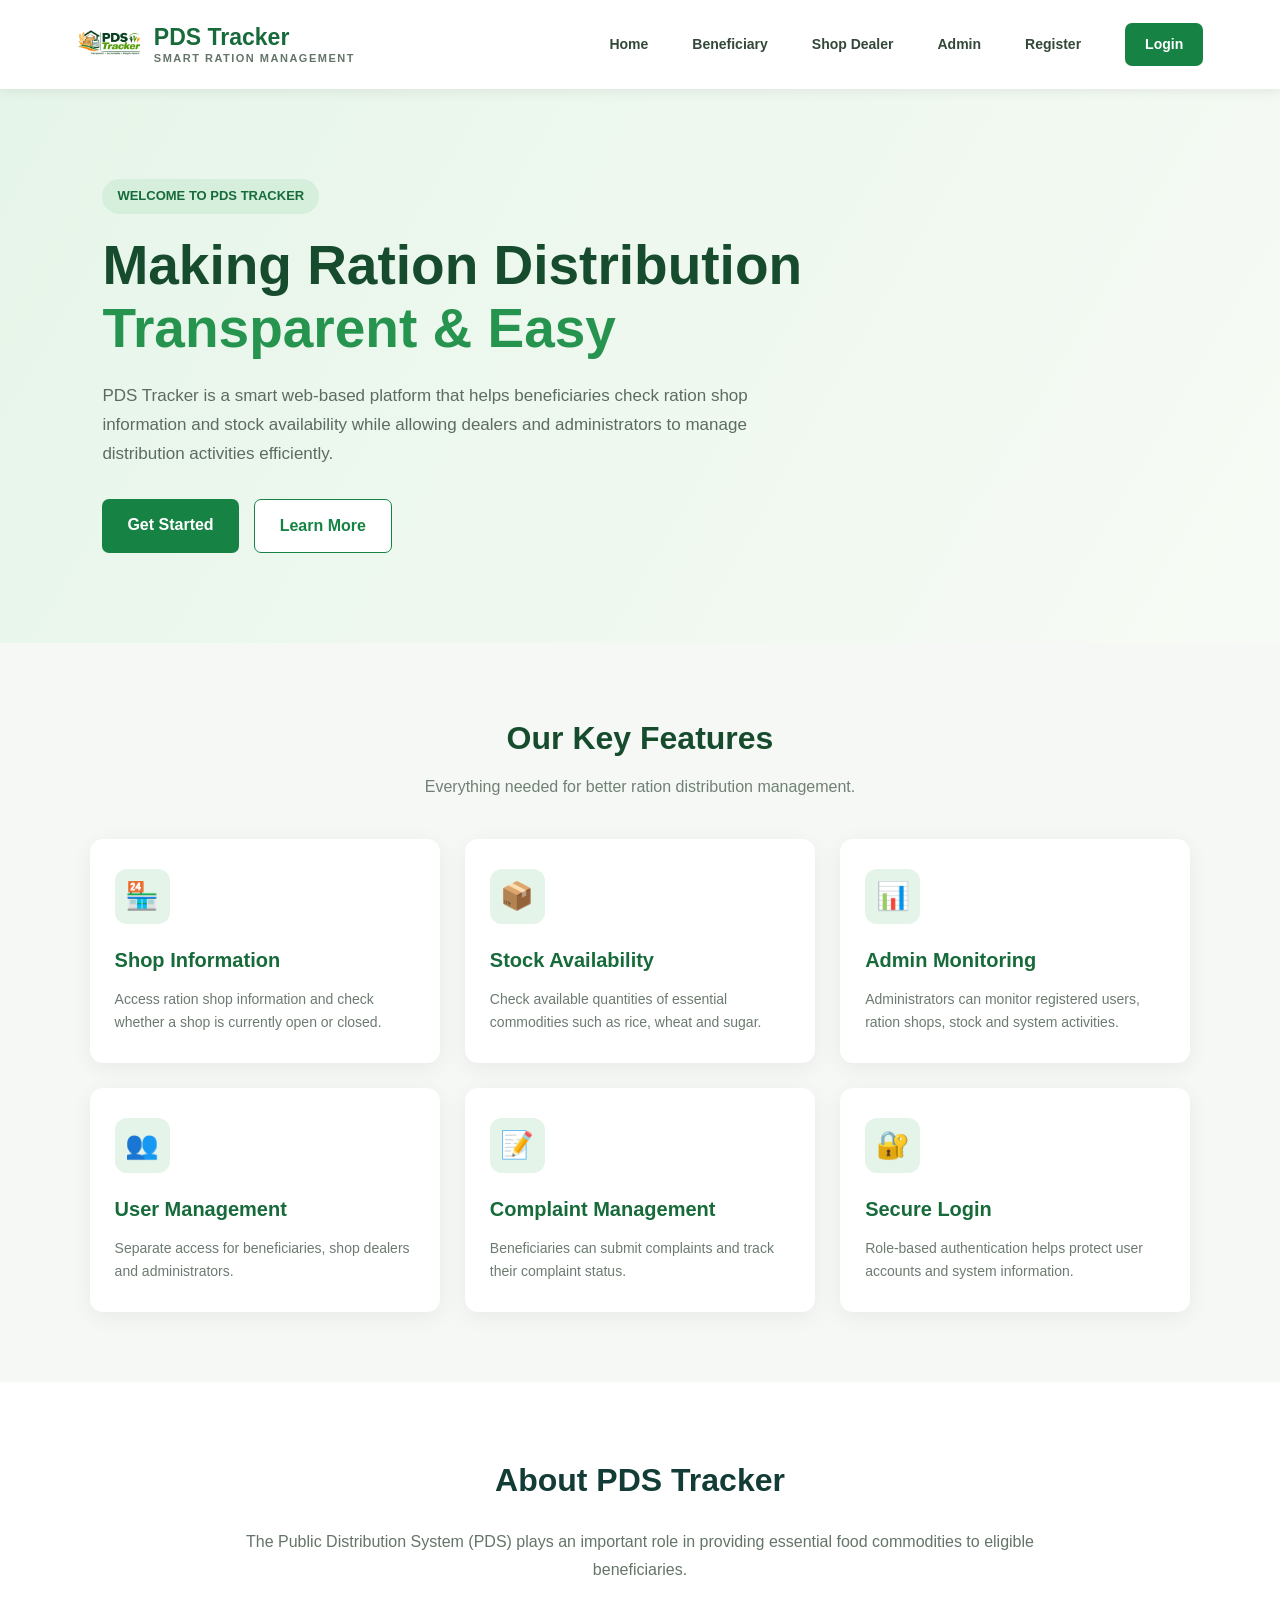
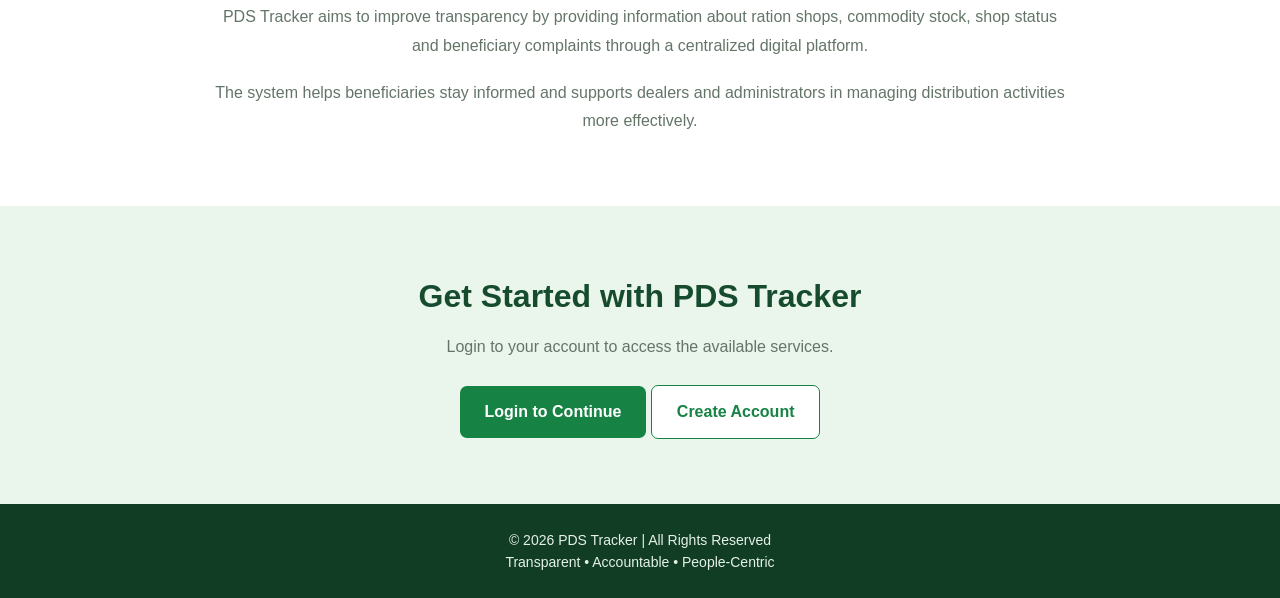
<file: frontend/index.html>
<!DOCTYPE html>
<html lang="en">
<head>
    <meta charset="UTF-8">
    <meta name="viewport" content="width=device-width, initial-scale=1.0">
    <title>PDS Tracker | Smart Ration Management</title>

    <link rel="stylesheet" href="./css/style.css">

    <style>
        * {
            margin: 0;
            padding: 0;
            box-sizing: border-box;
        }

        body {
            font-family: Arial, sans-serif;
            background: #f5f8f5;
            color: #26352b;
            line-height: 1.6;
        }

        /* Header */
        header {
            background: #ffffff;
            padding: 12px 6%;
            display: flex;
            align-items: center;
            justify-content: space-between;
            gap: 25px;
            flex-wrap: wrap;
            box-shadow: 0 2px 12px rgba(0,0,0,0.08);
            position: relative;
            z-index: 10;
        }

        .brand {
            display: flex;
            align-items: center;
            gap: 12px;
            text-decoration: none;
        }

        .brand img {
            width: 65px;
            height: 65px;
            object-fit: contain;
        }

        .brand-text {
            color: #176b3a;
            font-size: 23px;
            font-weight: 800;
            line-height: 1.2;
        }

        .brand-text span {
            display: block;
            color: #647568;
            font-size: 11px;
            letter-spacing: 1.5px;
            font-weight: 600;
        }

        nav {
            display: flex;
            align-items: center;
            gap: 22px;
            flex-wrap: wrap;
        }

        nav a {
            color: #34483a;
            text-decoration: none;
            font-size: 14px;
            font-weight: 600;
            transition: 0.3s;
        }

        nav a:hover {
            color: #168344;
        }

        nav a.nav-login {
            background: #168344;
            color: white;
            padding: 10px 20px;
            border-radius: 7px;
        }

        nav a.nav-login:hover {
            background: #105f30;
            color: white;
        }

        /* Hero */
        .hero {
            min-height: 480px;
            padding: 90px 8%;
            display: flex;
            align-items: center;
            background: linear-gradient(120deg, #e6f5e9, #f7fbf5);
        }

        .hero-content {
            max-width: 750px;
        }

        .hero-tag {
            display: inline-block;
            background: #d5efdc;
            color: #176b3a;
            padding: 7px 15px;
            border-radius: 30px;
            font-size: 13px;
            font-weight: bold;
            margin-bottom: 20px;
        }

        .hero h1 {
            font-size: clamp(34px, 5vw, 55px);
            line-height: 1.15;
            color: #164c2d;
            margin-bottom: 22px;
        }

        .hero h1 span {
            color: #26934f;
        }

        .hero p {
            color: #5b6c60;
            font-size: 17px;
            max-width: 650px;
            margin-bottom: 30px;
        }

        .hero-buttons {
            display: flex;
            gap: 15px;
            flex-wrap: wrap;
        }

        .btn {
            display: inline-block;
            padding: 13px 25px;
            background: #168344;
            color: white;
            text-decoration: none;
            border-radius: 7px;
            font-weight: bold;
            transition: 0.3s;
        }

        .btn:hover {
            background: #105f30;
            transform: translateY(-2px);
        }

        .btn-outline {
            background: white;
            color: #168344;
            border: 1px solid #168344;
        }

        .btn-outline:hover {
            background: #e7f5ea;
            color: #105f30;
        }

        /* Features */
        .features {
            padding: 70px 7%;
            text-align: center;
        }

        .section-heading {
            color: #164c2d;
            font-size: 32px;
            margin-bottom: 10px;
        }

        .section-description {
            color: #718076;
            margin-bottom: 40px;
        }

        .feature-grid {
            display: grid;
            grid-template-columns: repeat(3, minmax(0, 1fr));
            gap: 25px;
        }

        .feature-card {
            background: white;
            padding: 30px 25px;
            border-radius: 13px;
            box-shadow: 0 5px 22px rgba(0,0,0,0.06);
            transition: 0.3s;
            text-align: left;
        }

        .feature-card:hover {
            transform: translateY(-6px);
            box-shadow: 0 10px 28px rgba(0,0,0,0.10);
        }

        .feature-icon {
            width: 55px;
            height: 55px;
            background: #e4f4e8;
            border-radius: 12px;
            display: grid;
            place-items: center;
            font-size: 27px;
            margin-bottom: 20px;
        }

        .feature-card h3 {
            color: #176b3a;
            margin-bottom: 12px;
            font-size: 20px;
        }

        .feature-card p {
            color: #6c7b70;
            font-size: 14px;
        }

        /* About */
        .about {
            background: white;
            padding: 70px 8%;
            text-align: center;
        }

        .about-content {
            max-width: 850px;
            margin: auto;
        }

        .about p {
            color: #647568;
            margin-top: 18px;
        }

        /* Account section */
        .account-section {
            padding: 65px 7%;
            text-align: center;
            background: #eaf5ec;
        }

        .account-section p {
            color: #647568;
            margin: 12px 0 25px;
        }

        /* Footer */
        footer {
            background: #123d25;
            color: #e4f1e7;
            padding: 25px 6%;
            text-align: center;
            font-size: 14px;
        }

        /* Responsive */
        @media (max-width: 850px) {
            header {
                justify-content: center;
            }

            nav {
                justify-content: center;
                gap: 15px;
            }

            .feature-grid {
                grid-template-columns: repeat(2, minmax(0, 1fr));
            }

            .hero {
                padding: 70px 6%;
            }
        }

        @media (max-width: 550px) {
            .feature-grid {
                grid-template-columns: 1fr;
            }

            .hero {
                min-height: auto;
                padding: 60px 7%;
            }

            .hero h1 {
                font-size: 36px;
            }

            .brand-text {
                font-size: 20px;
            }

            nav a {
                font-size: 13px;
            }
        }
    </style>
</head>

<body>

    <!-- HEADER -->
    <header>

        <a href="index.html" class="brand">

            <img
                src="./images/pds-logo.png"
                alt="PDS Tracker Logo"
                onerror="this.style.display='none'"
            >

            <div class="brand-text">
                PDS Tracker
                <span>SMART RATION MANAGEMENT</span>
            </div>

        </a>

        <nav>
            <a href="index.html">Home</a>
            <a href="login.html">Beneficiary</a>
            <a href="login.html">Shop Dealer</a>
            <a href="login.html">Admin</a>
            <a href="register.html">Register</a>
            <a href="login.html" class="nav-login">Login</a>
        </nav>

    </header>


    <!-- HERO SECTION -->
    <section class="hero">

        <div class="hero-content">

            <span class="hero-tag">
                WELCOME TO PDS TRACKER
            </span>

            <h1>
                Making Ration Distribution
                <span>Transparent & Easy</span>
            </h1>

            <p>
                PDS Tracker is a smart web-based platform that helps
                beneficiaries check ration shop information and stock
                availability while allowing dealers and administrators
                to manage distribution activities efficiently.
            </p>

            <div class="hero-buttons">
                <a href="login.html" class="btn">Get Started</a>
                <a href="#about" class="btn btn-outline">Learn More</a>
            </div>

        </div>

    </section>


    <!-- FEATURES SECTION -->
    <section class="features">

        <h2 class="section-heading">Our Key Features</h2>

        <p class="section-description">
            Everything needed for better ration distribution management.
        </p>

        <div class="feature-grid">

            <div class="feature-card">
                <div class="feature-icon">🏪</div>
                <h3>Shop Information</h3>
                <p>
                    Access ration shop information and check whether
                    a shop is currently open or closed.
                </p>
            </div>

            <div class="feature-card">
                <div class="feature-icon">📦</div>
                <h3>Stock Availability</h3>
                <p>
                    Check available quantities of essential commodities
                    such as rice, wheat and sugar.
                </p>
            </div>

            <div class="feature-card">
                <div class="feature-icon">📊</div>
                <h3>Admin Monitoring</h3>
                <p>
                    Administrators can monitor registered users,
                    ration shops, stock and system activities.
                </p>
            </div>

            <div class="feature-card">
                <div class="feature-icon">👥</div>
                <h3>User Management</h3>
                <p>
                    Separate access for beneficiaries, shop dealers
                    and administrators.
                </p>
            </div>

            <div class="feature-card">
                <div class="feature-icon">📝</div>
                <h3>Complaint Management</h3>
                <p>
                    Beneficiaries can submit complaints and track
                    their complaint status.
                </p>
            </div>

            <div class="feature-card">
                <div class="feature-icon">🔐</div>
                <h3>Secure Login</h3>
                <p>
                    Role-based authentication helps protect
                    user accounts and system information.
                </p>
            </div>

        </div>

    </section>


    <!-- ABOUT SECTION -->
    <section class="about" id="about">

        <div class="about-content">

            <h2 class="section-heading">About PDS Tracker</h2>

            <p>
                The Public Distribution System (PDS) plays an important
                role in providing essential food commodities to eligible
                beneficiaries.
            </p>

            <p>
                PDS Tracker aims to improve transparency by providing
                information about ration shops, commodity stock,
                shop status and beneficiary complaints through a
                centralized digital platform.
            </p>

            <p>
                The system helps beneficiaries stay informed and
                supports dealers and administrators in managing
                distribution activities more effectively.
            </p>

        </div>

    </section>


    <!-- ACCOUNT SECTION -->
    <section class="account-section">

        <h2 class="section-heading">Get Started with PDS Tracker</h2>

        <p>
            Login to your account to access the available services.
        </p>

        <a href="login.html" class="btn">Login to Continue</a>

        <a href="register.html" class="btn btn-outline">Create Account</a>

    </section>


    <!-- FOOTER -->
    <footer>

        <p>
            © 2026 PDS Tracker | All Rights Reserved
        </p>

        <p>
            Transparent • Accountable • People-Centric
        </p>

    </footer>


    <!-- JAVASCRIPT -->
    <script src="./js/script.js"></script>

</body>
</html>
</file>
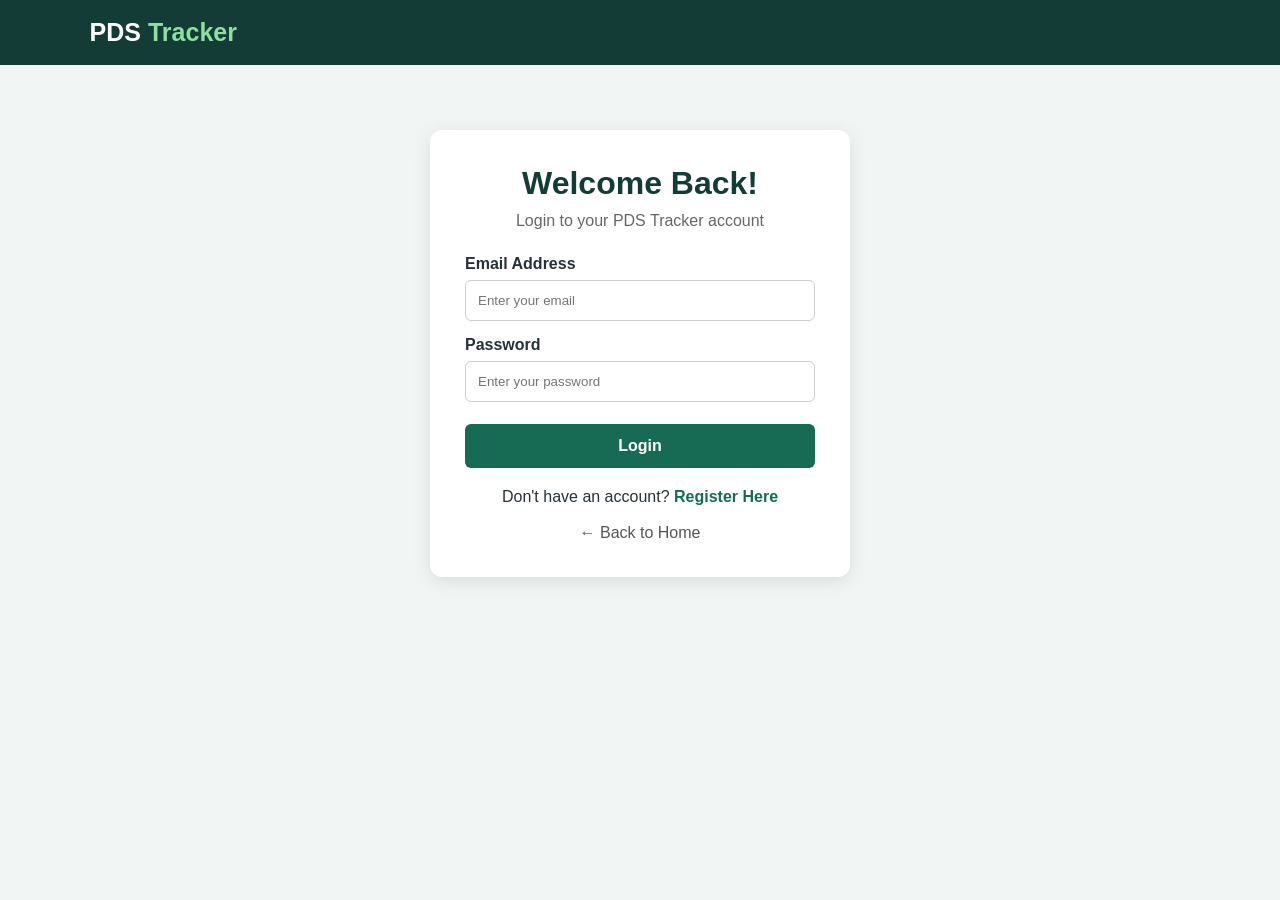
<file: frontend/admin.html>
<!DOCTYPE html>
<html lang="en">
<head>
    <meta charset="UTF-8">
    <meta name="viewport" content="width=device-width, initial-scale=1.0">
    <title>Admin Dashboard - PDS Tracker</title>
    <link rel="stylesheet" href="css/style.css">
</head>
<body>

<header>
    <div class="logo">PDS <span>Tracker</span></div>
    <nav>
        <a href="index.html">Home</a>
        <a href="dealer.html">Dealer Dashboard</a>
        <a href="login.html" id="logout">Logout</a>
    </nav>
</header>

<main class="dashboard">

    <h1>Administrator Dashboard</h1>
    <p>Monitor users, ration shops, commodity stock and system activities.</p>

    <section class="dashboard-card">
        <h2>Shop Monitoring</h2>
        <div id="adminShop">Loading shops...</div>
    </section>

    <section class="dashboard-card">
        <h2>Commodity Availability</h2>
        <div id="adminStock">Loading stock...</div>
    </section>

    <section class="dashboard-card">
        <h2>Registered Users</h2>
        <div id="adminUsers">Loading users...</div>
    </section>

    <section class="dashboard-card">
        <h2>Recent Activity Logs</h2>
        <div id="adminLogs">Loading activity logs...</div>
    </section>

    <!-- Complaint Management -->
    <section class="dashboard-card">
        <h2>Complaint Management</h2>
        <p>View beneficiary complaints and update their status.</p>
        <div id="adminComplaints">Loading complaints...</div>
    </section>

    <section class="dashboard-card">
        <h2>System Information</h2>
        <p>Project: PDS Tracker</p>
        <p>Monitoring: Users, shop stock and shop status</p>
        <p id="lastChecked"></p>
    </section>

</main>

<script src="js/admin.js"></script>

</body>
</html>
</file>
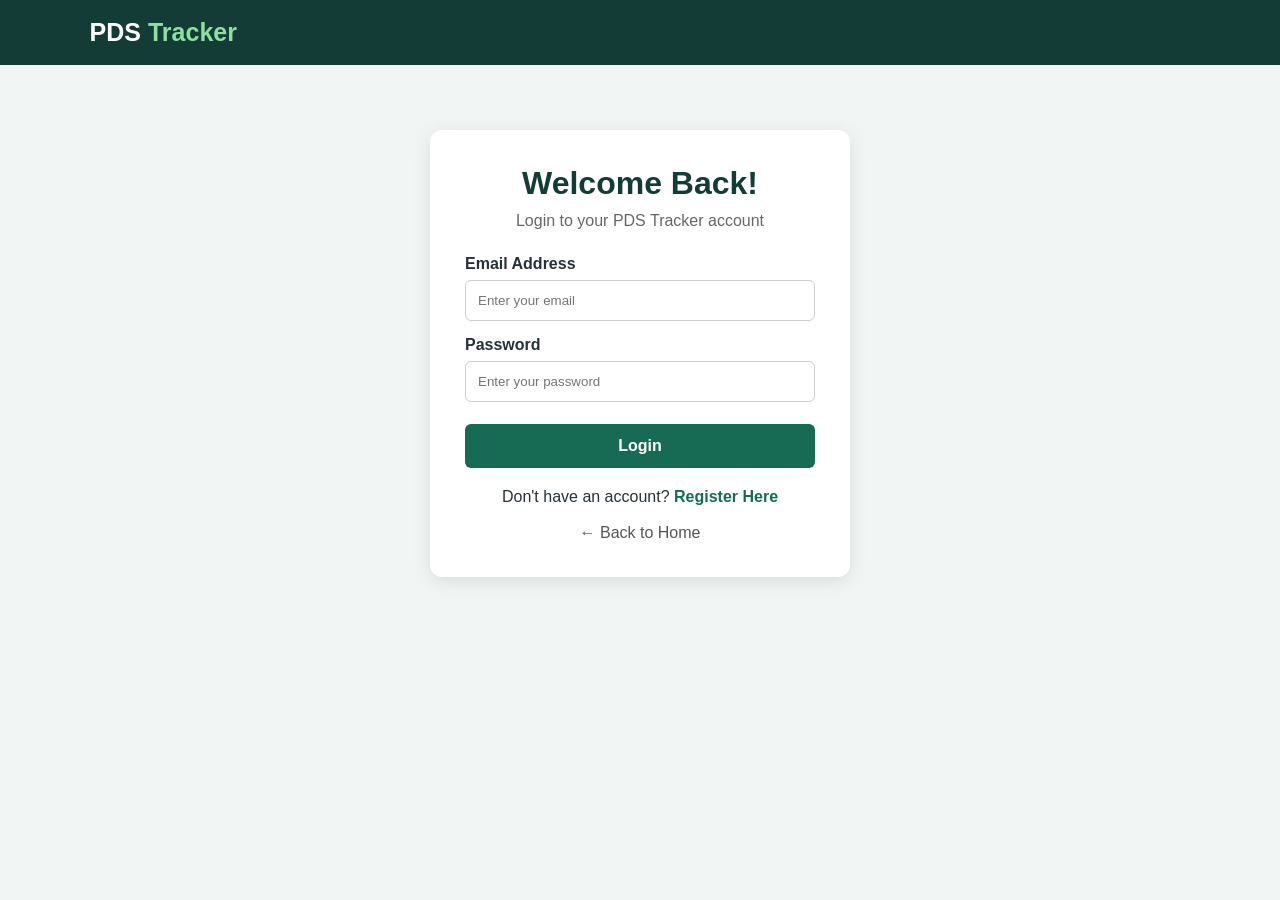
<file: frontend/beneficiary.html>
<!DOCTYPE html>
<html lang="en">
<head>
    <meta charset="UTF-8">
    <meta name="viewport" content="width=device-width, initial-scale=1.0">
    <title>Beneficiary Dashboard - PDS Tracker</title>
    <link rel="stylesheet" href="css/style.css">
</head>
<body>

<header>
    <div class="logo">PDS <span>Tracker</span></div>
    <nav>
        <a href="index.html">Home</a>
        <a href="register.html">Register</a>
        <a href="login.html" id="logout">Logout</a>
    </nav>
</header>

<main class="dashboard">
    <h1>Beneficiary Dashboard</h1>
    <p>Find ration shops and check available commodities.</p>

    <section class="dashboard-card">
        <h2>Search Ration Shops</h2>

        <input type="text" id="beneficiarySearch"
               placeholder="Enter shop name or location">

        <button id="searchButton">Search</button>
        <button id="showAllButton">Show All</button>
    </section>

    <section class="dashboard-card">
        <h2>Shop Availability</h2>
        <div id="beneficiaryShopList"></div>
    </section>

    <!-- Submit Complaint -->
    <section class="dashboard-card">
        <h2>Submit a Complaint</h2>

        <p>If you face any problem with ration availability or shop services,
           submit your complaint here.</p>

        <form id="complaintForm">

            <label for="complaintSubject">Complaint Subject</label>

            <input
                type="text"
                id="complaintSubject"
                placeholder="Enter complaint subject"
                maxlength="150"
                required
            >

            <label for="complaintDescription">Complaint Description</label>

            <textarea
                id="complaintDescription"
                placeholder="Describe your problem..."
                rows="5"
                required
            ></textarea>

            <button type="submit">Submit Complaint</button>

            <p id="complaintMessage"></p>

        </form>
    </section>

    <!-- My Complaints -->
    <section class="dashboard-card">
        <h2>My Complaints</h2>

        <div id="myComplaints">
            Loading complaints...
        </div>

    </section>

</main>

<footer>
    <p>© 2026 PDS Tracker | Mini Project</p>
</footer>

<script src="js/beneficiary.js"></script>

</body>
</html>
</file>
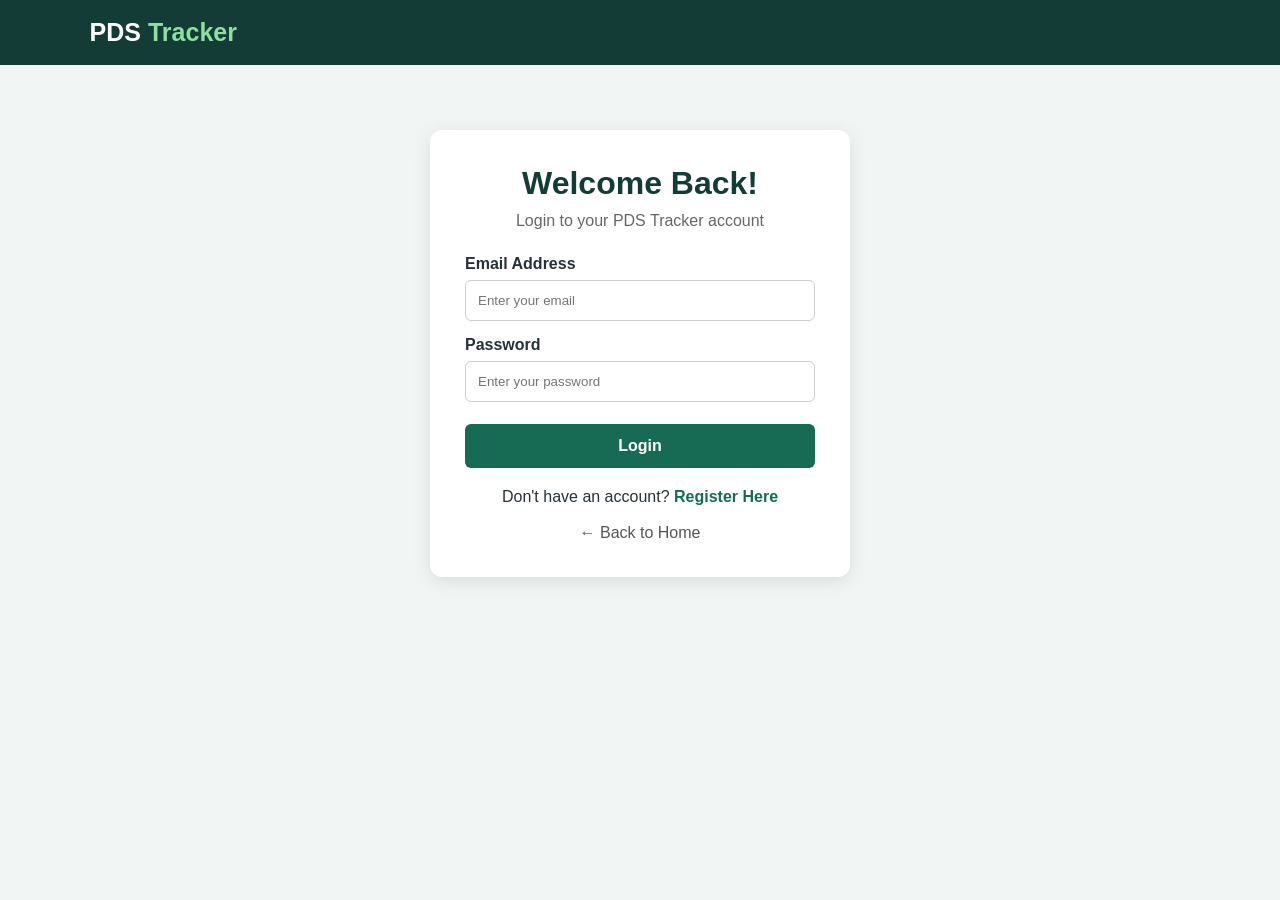
<file: frontend/dealer.html>
<!DOCTYPE html>
<html lang="en">
<head>
    <meta charset="UTF-8">
    <meta name="viewport" content="width=device-width, initial-scale=1.0">
    <title>Dealer Dashboard - PDS Tracker</title>
    <link rel="stylesheet" href="css/style.css">
</head>
<body>

<header>
    <div class="logo">PDS <span>Tracker</span></div>
    <nav>
        <a href="index.html">Home</a>
        <a href="admin.html">Admin</a>
        <a href="#" id="logoutBtn">Logout</a>
    </nav>
</header>

<main class="dashboard">
    <h1>Shop Dealer Dashboard</h1>
    <p>Manage your ration shop stock and operating status.</p>

    <section class="dashboard-card">
        <h2>Shop Information</h2>
        <p><b>Shop Name:</b> PDS Test Ration Shop</p>
        <p><b>Location:</b> MP Nagar, Bhopal</p>

        <label for="shopStatus">Shop Status</label>
        <select id="shopStatus">
            <option value="OPEN">Open</option>
            <option value="CLOSED">Closed</option>
        </select>
        <button id="saveStatus">Update Shop Status</button>
    </section>

    <section class="dashboard-card">
        <h2>Update Commodity Stock</h2>

        <label for="commodity">Select Commodity</label>
        <select id="commodity">
            <option value="rice">Rice</option>
            <option value="wheat">Wheat</option>
            <option value="sugar">Sugar</option>
        </select>

        <label for="quantity">Available Quantity (Kg)</label>
        <input type="number" id="quantity" min="0" step="0.01"
               placeholder="Enter quantity">

        <button id="updateStock">Update Stock</button>
        <p id="message"></p>
    </section>

    <section class="dashboard-card">
        <h2>Current Stock</h2>
        <div id="stockDisplay"></div>
    </section>
</main>

<script src="js/dealer.js"></script>
</body>
</html>
</file>
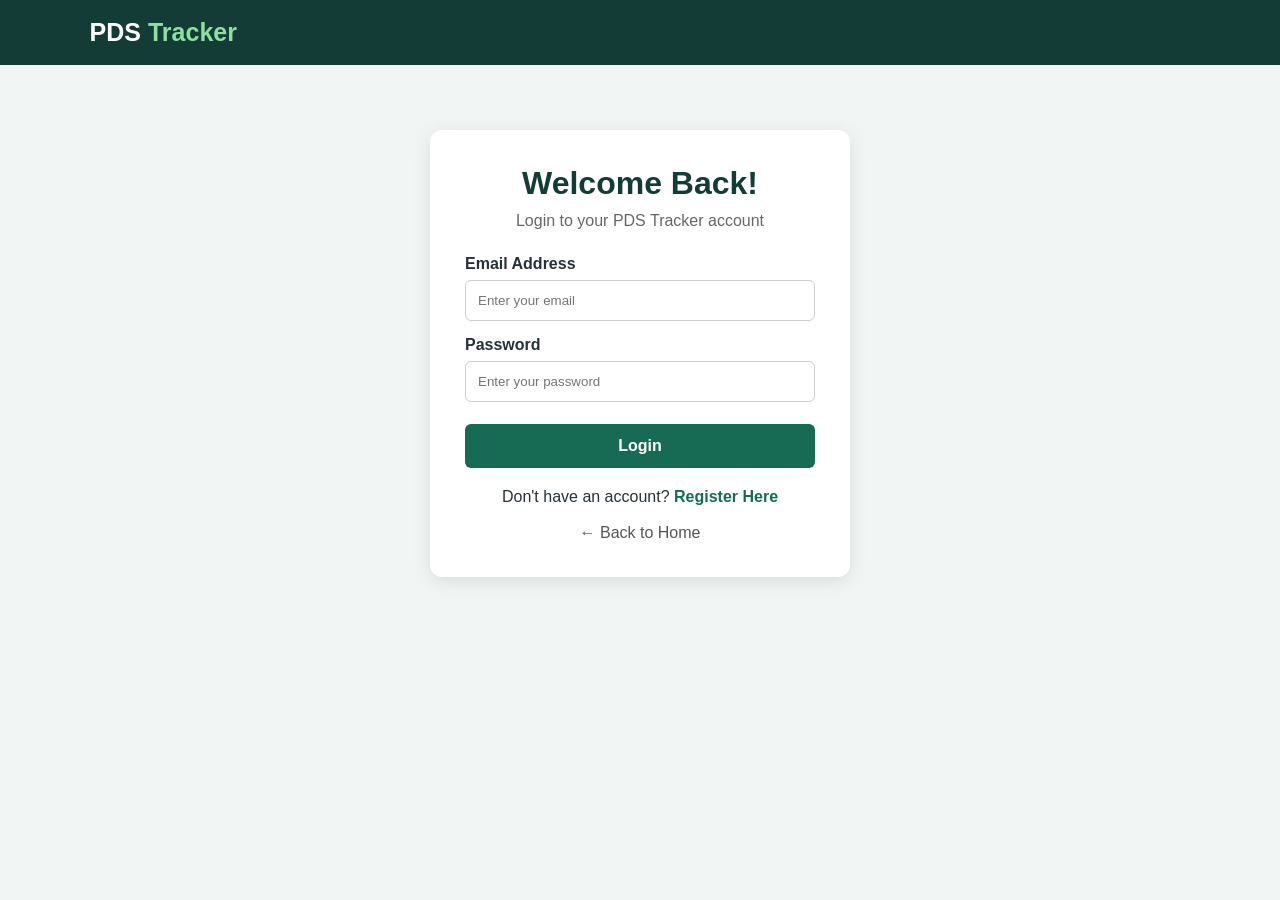
<file: frontend/login.html>
<!DOCTYPE html>
<html lang="en">
<head>
    <meta charset="UTF-8">
    <meta name="viewport" content="width=device-width, initial-scale=1.0">

    <title>Login - PDS Tracker</title>

    <link rel="stylesheet" href="css/style.css">

    <style>
        body {
            margin: 0;
            font-family: Arial, sans-serif;
            background: #f1f5f4;
        }

        .login-container {
            max-width: 420px;
            margin: 65px auto;
            padding: 35px;
            background: white;
            border-radius: 12px;
            box-shadow: 0 4px 18px rgba(0,0,0,0.1);
        }

        .login-container h1 {
            text-align: center;
            color: #123c35;
            margin-bottom: 10px;
        }

        .login-container .subtitle {
            text-align: center;
            color: #666;
            margin-bottom: 25px;
        }

        .login-container label {
            display: block;
            margin: 15px 0 7px;
            font-weight: bold;
        }

        .login-container input {
            width: 100%;
            padding: 12px;
            border: 1px solid #ccc;
            border-radius: 6px;
            box-sizing: border-box;
        }

        .login-container button {
            width: 100%;
            padding: 13px;
            margin-top: 22px;
            border: none;
            border-radius: 6px;
            background: #176b55;
            color: white;
            font-size: 16px;
            cursor: pointer;
        }

        .login-container button:hover {
            background: #104c3d;
        }

        #loginMessage {
            text-align: center;
            margin-top: 15px;
        }

        .login-links {
            text-align: center;
            margin-top: 20px;
        }

        .login-links a {
            color: #176b55;
            text-decoration: none;
            font-weight: bold;
        }

        .back-home {
            text-align: center;
            margin-top: 18px;
        }

        .back-home a {
            color: #555;
            text-decoration: none;
        }
    </style>
</head>

<body>

<header>
    <div class="logo">PDS <span>Tracker</span></div>
</header>

<main class="login-container">

    <h1>Welcome Back!</h1>

    <p class="subtitle">
        Login to your PDS Tracker account
    </p>

    <form id="loginForm">

        <label for="email">Email Address</label>

        <input
            type="email"
            id="email"
            placeholder="Enter your email"
            required
        >

        <label for="password">Password</label>

        <input
            type="password"
            id="password"
            placeholder="Enter your password"
            required
        >

        <button type="submit">Login</button>

        <p id="loginMessage"></p>

    </form>

    <div class="login-links">
        Don't have an account?
        <a href="register.html">Register Here</a>
    </div>

    <div class="back-home">
        <a href="index.html">← Back to Home</a>
    </div>

</main>

<script src="js/script.js"></script>

</body>
</html>
</file>
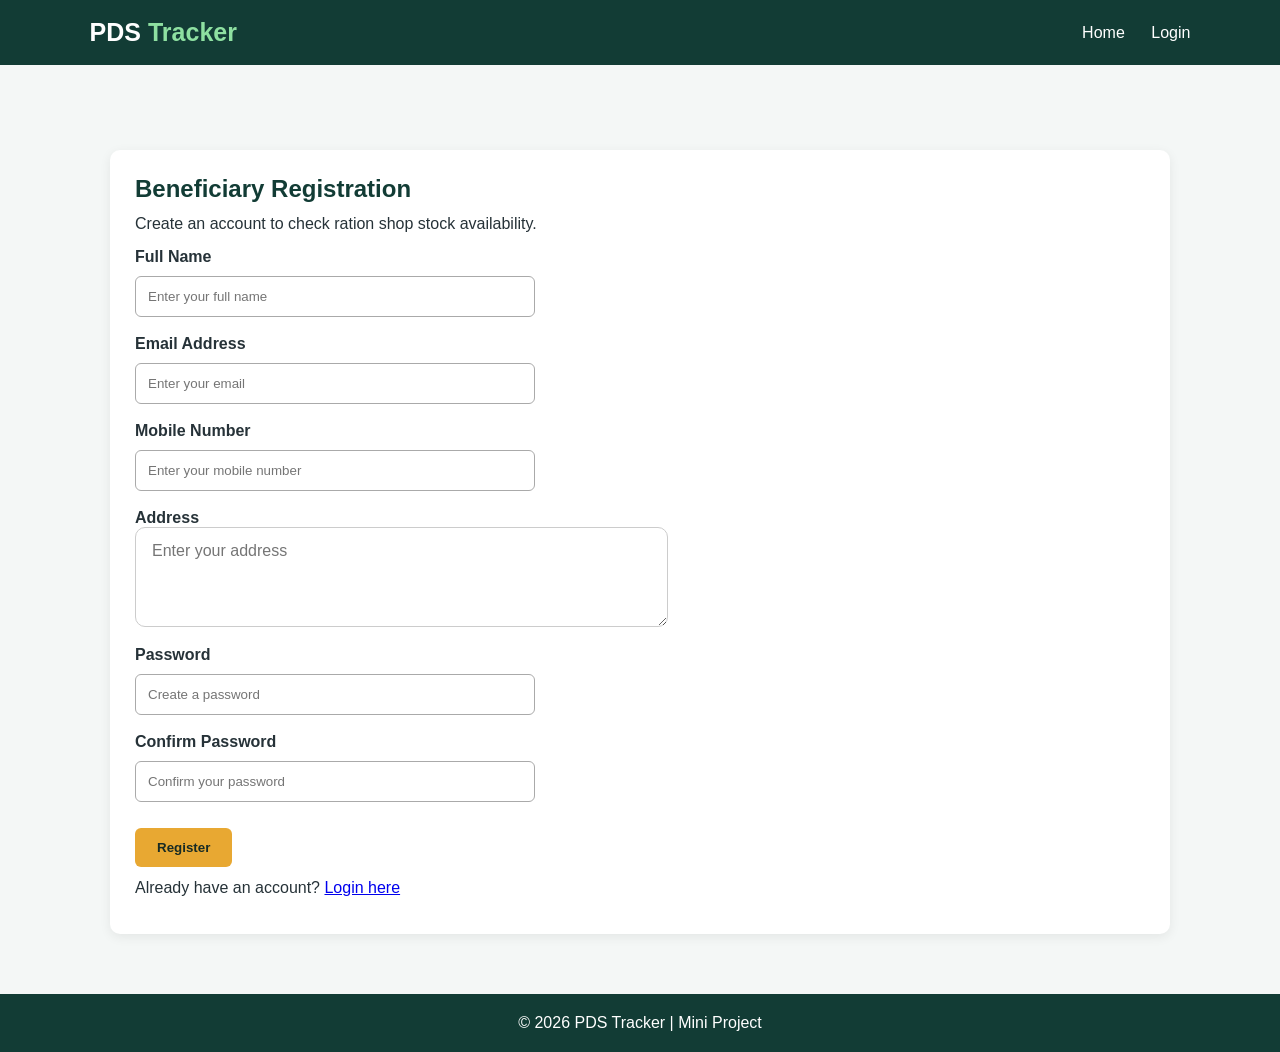
<file: frontend/register.html>
<!DOCTYPE html>
<html lang="en">
<head>
    <meta charset="UTF-8">
    <meta name="viewport" content="width=device-width, initial-scale=1.0">
    <title>Beneficiary Registration - PDS Tracker</title>

    <link rel="stylesheet" href="css/style.css">
</head>
<body>

    <header>
        <div class="logo">PDS <span>Tracker</span></div>

        <nav>
            <a href="index.html">Home</a>
            <a href="index.html#login">Login</a>
        </nav>
    </header>

    <main class="dashboard">
        <section class="dashboard-card">

            <h1>Beneficiary Registration</h1>

            <p>
                Create an account to check ration shop
                stock availability.
            </p>

            <form id="registerForm">

                <label for="name">Full Name</label>
                <input
                    type="text"
                    id="name"
                    placeholder="Enter your full name"
                    required
                >

                <label for="email">Email Address</label>
                <input
                    type="email"
                    id="email"
                    placeholder="Enter your email"
                    required
                >

                <label for="phone">Mobile Number</label>
                <input
                    type="tel"
                    id="phone"
                    placeholder="Enter your mobile number"
                    pattern="[0-9]{10}"
                    required
                >

                <label for="address">Address</label>
                <textarea
                    id="address"
                    placeholder="Enter your address"
                    rows="3"
                    required
                ></textarea>

                <label for="password">Password</label>
                <input
                    type="password"
                    id="password"
                    placeholder="Create a password"
                    minlength="8"
                    required
                >

                <label for="confirmPassword">
                    Confirm Password
                </label>

                <input
                    type="password"
                    id="confirmPassword"
                    placeholder="Confirm your password"
                    required
                >

                <button type="submit">Register</button>

            </form>

            <p id="registerMessage"></p>

            <p>
                Already have an account?
                <a href="index.html#login">Login here</a>
            </p>

        </section>
    </main>

    <footer>
        <p>© 2026 PDS Tracker | Mini Project</p>
    </footer>

    <!-- Registration JavaScript -->
    <script src="js/register.js"></script>

</body>
</html>
</file>
<file: frontend/css/style.css>
/* ==============================
   GENERAL STYLING
================================= */

* {
    margin: 0;
    padding: 0;
    box-sizing: border-box;
    font-family: Arial, sans-serif;
}

body {
    background: #f4f7f6;
    color: #263238;
}

/* ==============================
   HEADER AND NAVIGATION
================================= */

header {
    background: #123c35;
    color: white;
    padding: 18px 7%;
    display: flex;
    justify-content: space-between;
    align-items: center;
    flex-wrap: wrap;
    gap: 15px;
}

.logo {
    font-size: 25px;
    font-weight: bold;
}

.logo span {
    color: #8ee0a1;
}

nav a {
    color: white;
    text-decoration: none;
    margin-left: 22px;
}

nav a:hover {
    color: #8ee0a1;
}

/* ==============================
   HERO SECTION
================================= */

.hero {
    min-height: 370px;
    background: linear-gradient(120deg, #123c35, #287b58);
    color: white;
    display: flex;
    align-items: center;
    padding: 60px 8%;
}

.hero-content {
    max-width: 650px;
}

.hero h1 {
    font-size: 42px;
    margin-bottom: 20px;
}

.hero p {
    font-size: 18px;
    line-height: 1.7;
    margin-bottom: 25px;
}

/* ==============================
   BUTTONS
================================= */

.btn,
button {
    background: #e8a832;
    color: #182b24;
    padding: 12px 22px;
    border: none;
    border-radius: 6px;
    cursor: pointer;
    text-decoration: none;
    font-weight: bold;
}

button:hover,
.btn:hover {
    background: #d99418;
}

/* ==============================
   SEARCH SECTION
================================= */

.search-section,
.about,
.login-section {
    padding: 55px 8%;
    text-align: center;
}

.search-section h2,
.about h2,
.login-section h2 {
    color: #123c35;
    margin-bottom: 15px;
}

#searchInput {
    width: min(400px, 70%);
    padding: 13px;
    margin: 25px 8px;
    border: 1px solid #aaa;
    border-radius: 6px;
}

/* ==============================
   SHOP CARDS
================================= */

.shop-container {
    display: grid;
    grid-template-columns: repeat(
        auto-fit,
        minmax(240px, 1fr)
    );
    gap: 20px;
    margin-top: 30px;
    text-align: left;
}

.shop-card {
    background: white;
    padding: 22px;
    border-radius: 10px;
    box-shadow: 0 3px 12px #00000012;
    border-left: 5px solid #27945e;
}

.shop-card h3 {
    color: #123c35;
    margin-bottom: 12px;
}

.shop-card p {
    margin: 9px 0;
}

.open {
    color: green;
    font-weight: bold;
}

.closed {
    color: red;
    font-weight: bold;
}

/* ==============================
   ABOUT SECTION
================================= */

.about {
    background: #e4f0e9;
    line-height: 1.8;
}

/* ==============================
   LOGIN SECTION
================================= */

.login-section form {
    max-width: 400px;
    margin: 25px auto;
    display: grid;
    gap: 14px;
}

.login-section input,
.login-section select {
    padding: 13px;
    border: 1px solid #aaa;
    border-radius: 6px;
}

/* ==============================
   FOOTER
================================= */

footer {
    background: #123c35;
    color: white;
    padding: 20px;
    text-align: center;
}

/* ==============================
   DASHBOARD MAIN CONTAINER
================================= */

.dashboard {
    max-width: 1100px;
    margin: 40px auto;
    padding: 20px;
}

.dashboard h1 {
    color: #123c35;
    margin-bottom: 10px;
}

/* ==============================
   TEXTAREA STYLING
================================= */

textarea {
    width: 100%;
    max-width: 533px;
    min-height: 100px;
    padding: 14px 16px;
    border: 1px solid #cccccc;
    border-radius: 10px;
    font-size: 16px;
    font-family: Arial, sans-serif;
    box-sizing: border-box;
    resize: vertical;
}

textarea:focus {
    outline: none;
    border-color: #123c35;
    box-shadow: 0 0 5px rgba(18, 60, 53, 0.2);
}

/* ==============================
   DASHBOARD CARDS
================================= */

.dashboard-card {
    background: white;
    margin-top: 25px;
    padding: 25px;
    border-radius: 10px;
    box-shadow: 0 3px 12px #00000012;
}

.dashboard-card h2 {
    color: #123c35;
    margin-bottom: 18px;
}

.dashboard-card p {
    margin: 12px 0;
}

/* ==============================
   DASHBOARD INPUTS AND SELECTS
================================= */

.dashboard-card input,
.dashboard-card select {
    display: block;
    width: 100%;
    max-width: 400px;
    padding: 12px;
    margin: 10px 0 18px;
    border: 1px solid #aaa;
    border-radius: 6px;
}

.dashboard-card button {
    margin-top: 8px;
}

/* ==============================
   DASHBOARD LABELS
================================= */

.dashboard-card label {
    display: block;
    margin-top: 15px;
    font-weight: bold;
    color: #263238;
}

/* ==============================
   COMPLAINT MANAGEMENT
================================= */

.complaint-card {
    background: #f8fbf9;
    border: 1px solid #dce8e0;
    border-left: 5px solid #27945e;
    border-radius: 10px;
    padding: 22px;
    margin: 20px 0;
    box-shadow: 0 3px 10px #0000000d;
}

.complaint-card h3 {
    color: #123c35;
    margin-bottom: 15px;
    font-size: 20px;
}

.complaint-card p {
    color: #455a50;
    line-height: 1.6;
    margin: 10px 0;
    overflow-wrap: anywhere;
}

.complaint-card label {
    display: block;
    margin-top: 18px;
    margin-bottom: 8px;
    color: #123c35;
    font-weight: bold;
}

.complaint-card select {
    display: block;
    width: 100%;
    max-width: 300px;
    padding: 11px;
    border: 1px solid #b8c9bd;
    border-radius: 6px;
    background: white;
    font-size: 14px;
    margin: 8px 0 12px;
}

.complaint-card button {
    background: #123c35;
    color: white;
    padding: 11px 20px;
    border-radius: 6px;
    border: none;
    cursor: pointer;
    font-weight: bold;
}

.complaint-card button:hover {
    background: #287b58;
}

.complaint-card button:disabled {
    background: #999;
    cursor: not-allowed;
}

.complaint-card hr {
    border: 0;
    border-top: 1px solid #dce8e0;
    margin-top: 18px;
}

.complaint-card p:last-child {
    color: #287b58;
    font-weight: bold;
}

/* ==============================
   RESPONSIVE DESIGN
================================= */

@media (max-width: 650px) {

    header {
        flex-direction: column;
        text-align: center;
    }

    nav a {
        margin: 6px;
        display: inline-block;
    }

    .hero {
        padding: 45px 6%;
    }

    .hero h1 {
        font-size: 30px;
    }

    .dashboard {
        margin: 20px auto;
        padding: 15px;
    }

    .dashboard-card {
        padding: 18px;
    }

    #searchInput {
        width: 100%;
        margin: 20px 0;
    }

    .complaint-card {
        padding: 16px;
    }

    .complaint-card select {
        max-width: 100%;
    }

    .complaint-card button {
        width: 100%;
    }
}
</file>
